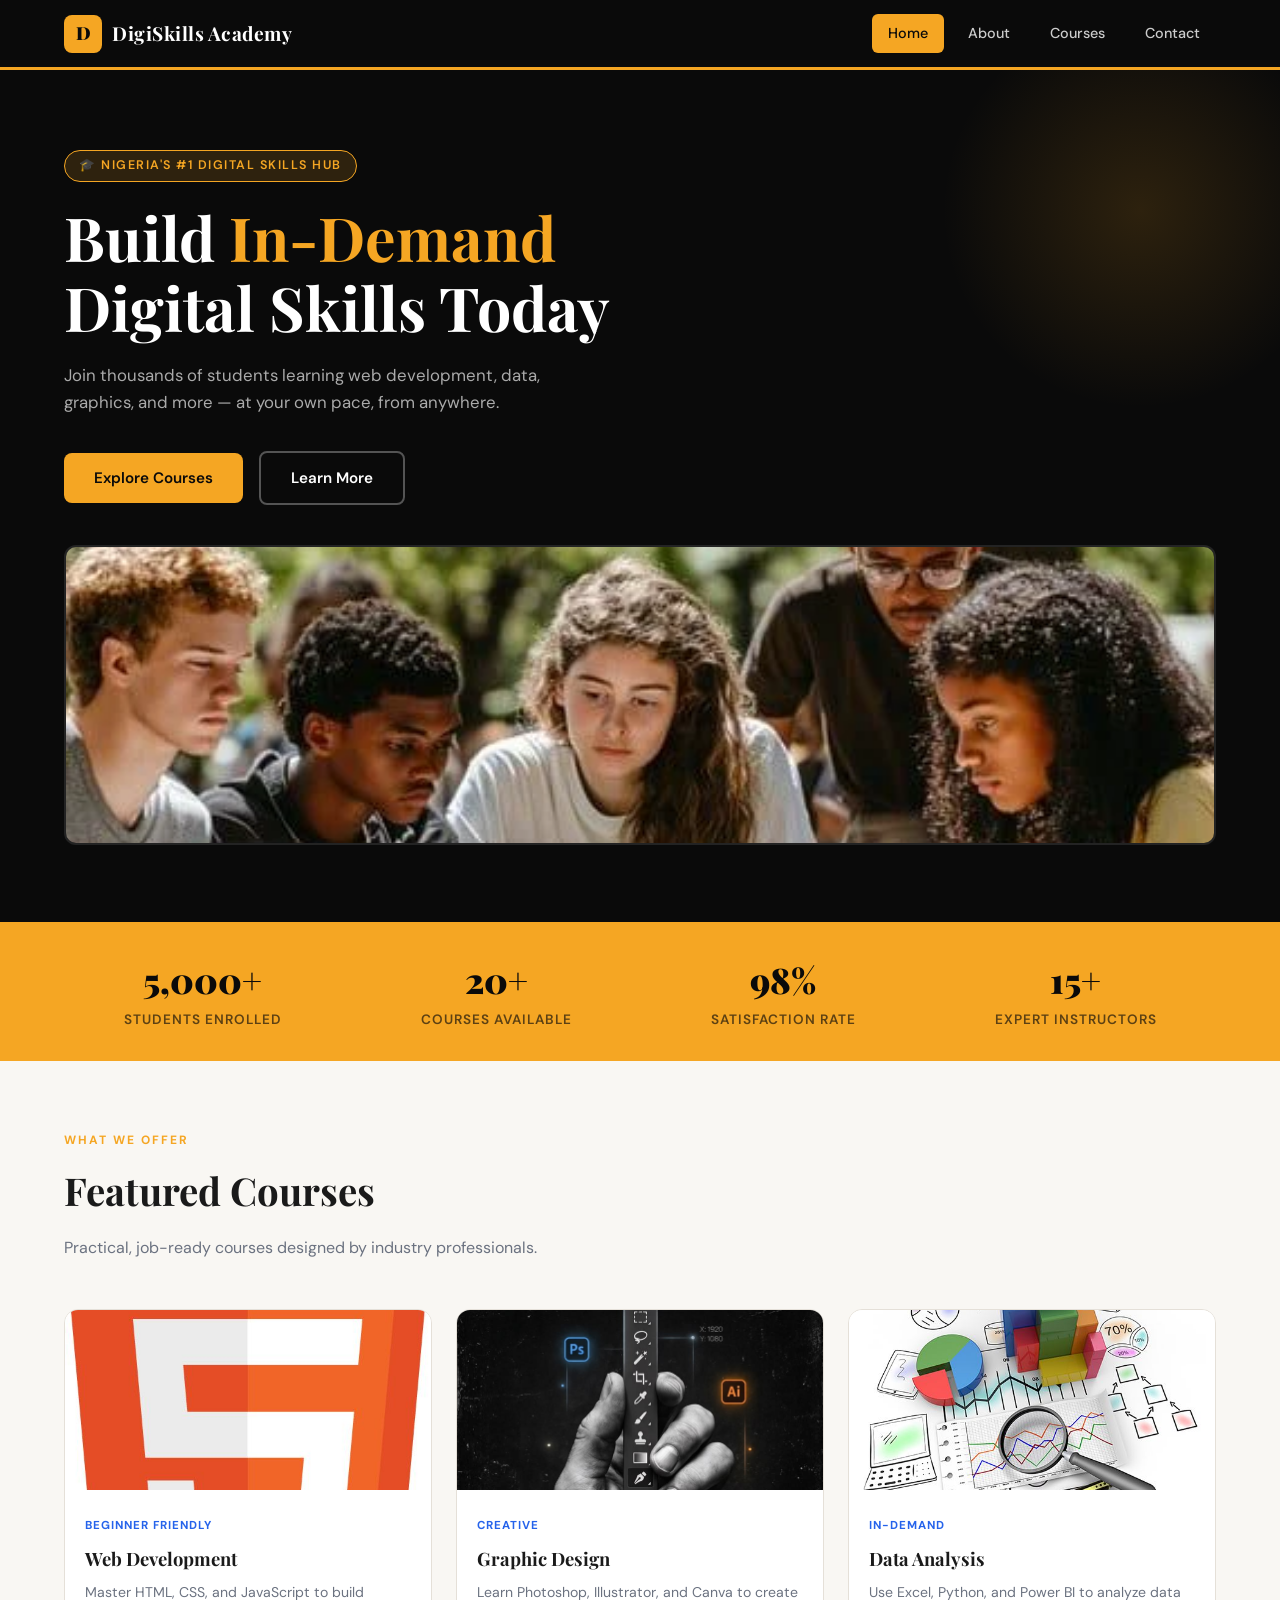
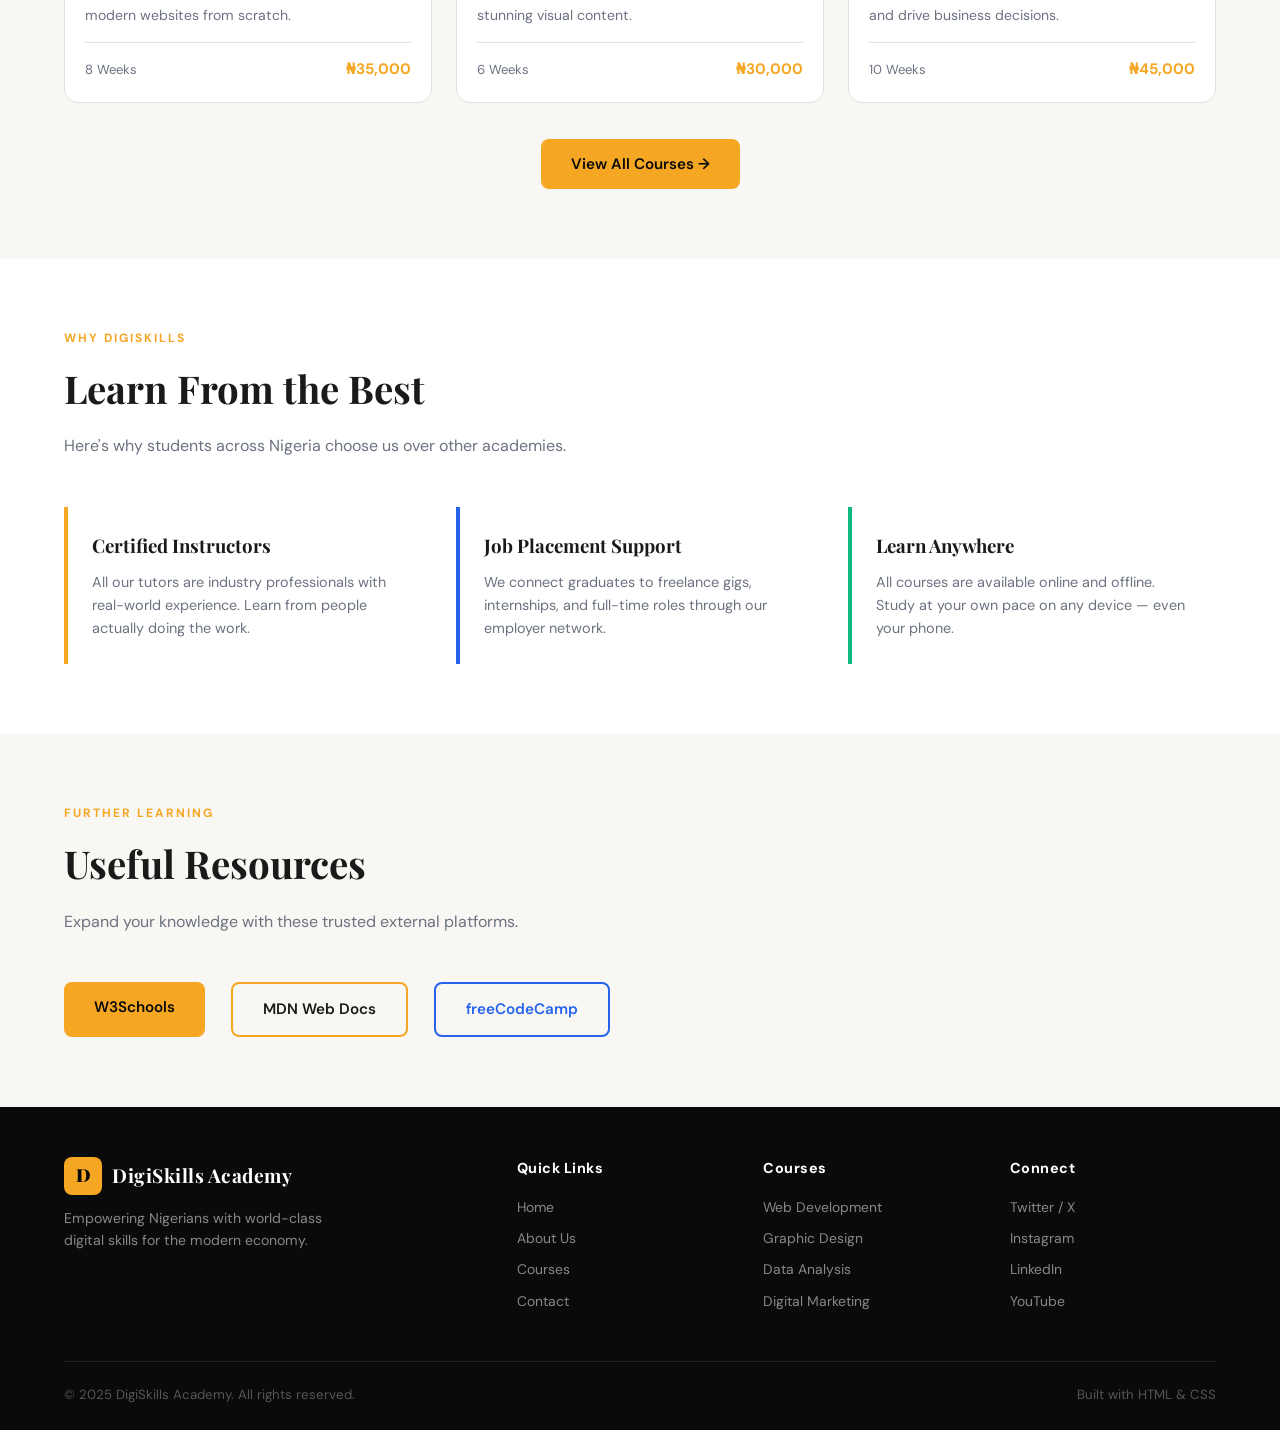
<file: index.html>
<!DOCTYPE html>
<html lang="en">
<head>
  <meta charset="UTF-8" />
  <meta name="viewport" content="width=device-width, initial-scale=1.0" />
  <title>DigiSkills Academy – Home</title>
  <link rel="stylesheet" href="css/style.css" />
</head>
<body>

  <header>
    <a href="index.html" class="logo">
      <div class="logo-icon">D</div>
      <span class="logo-text">DigiSkills Academy</span>
    </a>
    <nav>
      <a href="index.html" class="active">Home</a>
      <a href="about.html">About</a>
      <a href="courses.html">Courses</a>
      <a href="contact.html">Contact</a>
    </nav>
  </header>

  <section class="hero">
    <div class="hero-content">
      <div class="hero-badge">🎓 Nigeria's #1 Digital Skills Hub</div>
      <h1>Build <span>In-Demand</span><br>Digital Skills Today</h1>
      <p>Join thousands of students learning web development, data, graphics, and more — at your own pace, from anywhere.</p>
      <div class="hero-buttons">
        <a href="courses.html" class="btn btn-primary">Explore Courses</a>
        <a href="about.html" class="btn btn-outline">Learn More</a>
      </div>
    </div>
    <img src="banner.jpg" alt="Students learning digital skills at DigiSkills Academy" class="hero-image" />
  </section>

  <div class="stats-bar">
    <div class="stat">
      <div class="stat-number">5,000+</div>
      <div class="stat-label">Students Enrolled</div>
    </div>
    <div class="stat">
      <div class="stat-number">20+</div>
      <div class="stat-label">Courses Available</div>
    </div>
    <div class="stat">
      <div class="stat-number">98%</div>
      <div class="stat-label">Satisfaction Rate</div>
    </div>
    <div class="stat">
      <div class="stat-number">15+</div>
      <div class="stat-label">Expert Instructors</div>
    </div>
  </div>

  <section>
    <div class="section-label">What We Offer</div>
    <h2 class="section-title">Featured Courses</h2>
    <p class="section-sub">Practical, job-ready courses designed by industry professionals.</p>

    <div class="courses-grid">
      <div class="course-card">
        <img src="html.jpg" alt="Web Development Course"/>
        <div class="course-body">
          <div class="course-tag">Beginner Friendly</div>
          <h3>Web Development</h3>
          <p>Master HTML, CSS, and JavaScript to build modern websites from scratch.</p>
          <div class="course-meta">
            <span>8 Weeks</span>
            <span class="course-price">₦35,000</span>
          </div>
        </div>
      </div>

      <div class="course-card">
        <img src="GD.jpg" alt="Graphic Design Course" />
        <div class="course-body">
          <div class="course-tag">Creative</div>
          <h3>Graphic Design</h3>
          <p>Learn Photoshop, Illustrator, and Canva to create stunning visual content.</p>
          <div class="course-meta">
            <span> 6 Weeks</span>
            <span class="course-price">₦30,000</span>
          </div>
        </div>
      </div>

      <div class="course-card">
        <img src="Da.jpg" alt="Data Analysis Course" />
        <div class="course-body">
          <div class="course-tag">In-Demand</div>
          <h3>Data Analysis</h3>
          <p>Use Excel, Python, and Power BI to analyze data and drive business decisions.</p>
          <div class="course-meta">
            <span> 10 Weeks</span>
            <span class="course-price">₦45,000</span>
          </div>
        </div>
      </div>
    </div>

    <div style="text-align:center; margin-top: 36px;">
      <a href="courses.html" class="btn btn-primary">View All Courses →</a>
    </div>
  </section>

  <section style="background: var(--white);">
    <div class="section-label">Why DigiSkills</div>
    <h2 class="section-title">Learn From the Best</h2>
    <p class="section-sub">Here's why students across Nigeria choose us over other academies.</p>

    <div class="courses-grid">
      <div style="padding:24px; border-left: 4px solid var(--accent);">
        <h3 style="font-family:'Playfair Display',serif; margin-bottom:10px;"> Certified Instructors</h3>
        <p style="color:var(--muted); font-size:0.9rem;">All our tutors are industry professionals with real-world experience. Learn from people actually doing the work.</p>
      </div>
      <div style="padding:24px; border-left: 4px solid var(--accent2);">
        <h3 style="font-family:'Playfair Display',serif; margin-bottom:10px;"> Job Placement Support</h3>
        <p style="color:var(--muted); font-size:0.9rem;">We connect graduates to freelance gigs, internships, and full-time roles through our employer network.</p>
      </div>
      <div style="padding:24px; border-left: 4px solid #10b981;">
        <h3 style="font-family:'Playfair Display',serif; margin-bottom:10px;">Learn Anywhere</h3>
        <p style="color:var(--muted); font-size:0.9rem;">All courses are available online and offline. Study at your own pace on any device — even your phone.</p>
      </div>
    </div>
  </section>

 
  <section>
    <div class="section-label">Further Learning</div>
    <h2 class="section-title">Useful Resources</h2>
    <p class="section-sub">Expand your knowledge with these trusted external platforms.</p>
    <div style="display:flex; flex-wrap:wrap; gap:14px;">
      <a href="https://www.w3schools.com" target="_blank" class="btn btn-primary">W3Schools</a>
      <a href="https://developer.mozilla.org" target="_blank" class="btn btn-outline" style="border-color:var(--accent); color:var(--text);">MDN Web Docs</a>
      <a href="https://www.freecodecamp.org" target="_blank" class="btn btn-outline" style="border-color:var(--accent2); color:var(--accent2);">freeCodeCamp</a>
    </div>
  </section>


  <footer>
    <div class="footer-top">
      <div class="footer-brand">
        <a href="index.html" class="logo">
          <div class="logo-icon">D</div>
          <span class="logo-text">DigiSkills Academy</span>
        </a>
        <p>Empowering Nigerians with world-class digital skills for the modern economy.</p>
      </div>
      <div class="footer-col">
        <h4>Quick Links</h4>
        <a href="index.html">Home</a>
        <a href="about.html">About Us</a>
        <a href="courses.html">Courses</a>
        <a href="contact.html">Contact</a>
      </div>
      <div class="footer-col">
        <h4>Courses</h4>
        <a href="courses.html">Web Development</a>
        <a href="courses.html">Graphic Design</a>
        <a href="courses.html">Data Analysis</a>
        <a href="courses.html">Digital Marketing</a>
      </div>
      <div class="footer-col">
        <h4>Connect</h4>
        <a href="https://www.twitter.com" target="_blank">Twitter / X</a>
        <a href="https://www.instagram.com" target="_blank">Instagram</a>
        <a href="https://www.linkedin.com" target="_blank">LinkedIn</a>
        <a href="https://www.youtube.com" target="_blank">YouTube</a>
      </div>
    </div>
    <div class="footer-bottom">
      <span>© 2025 DigiSkills Academy. All rights reserved.</span>
      <span>Built with HTML & CSS</span>
    </div>
  </footer>

</body>
</html>
</file>
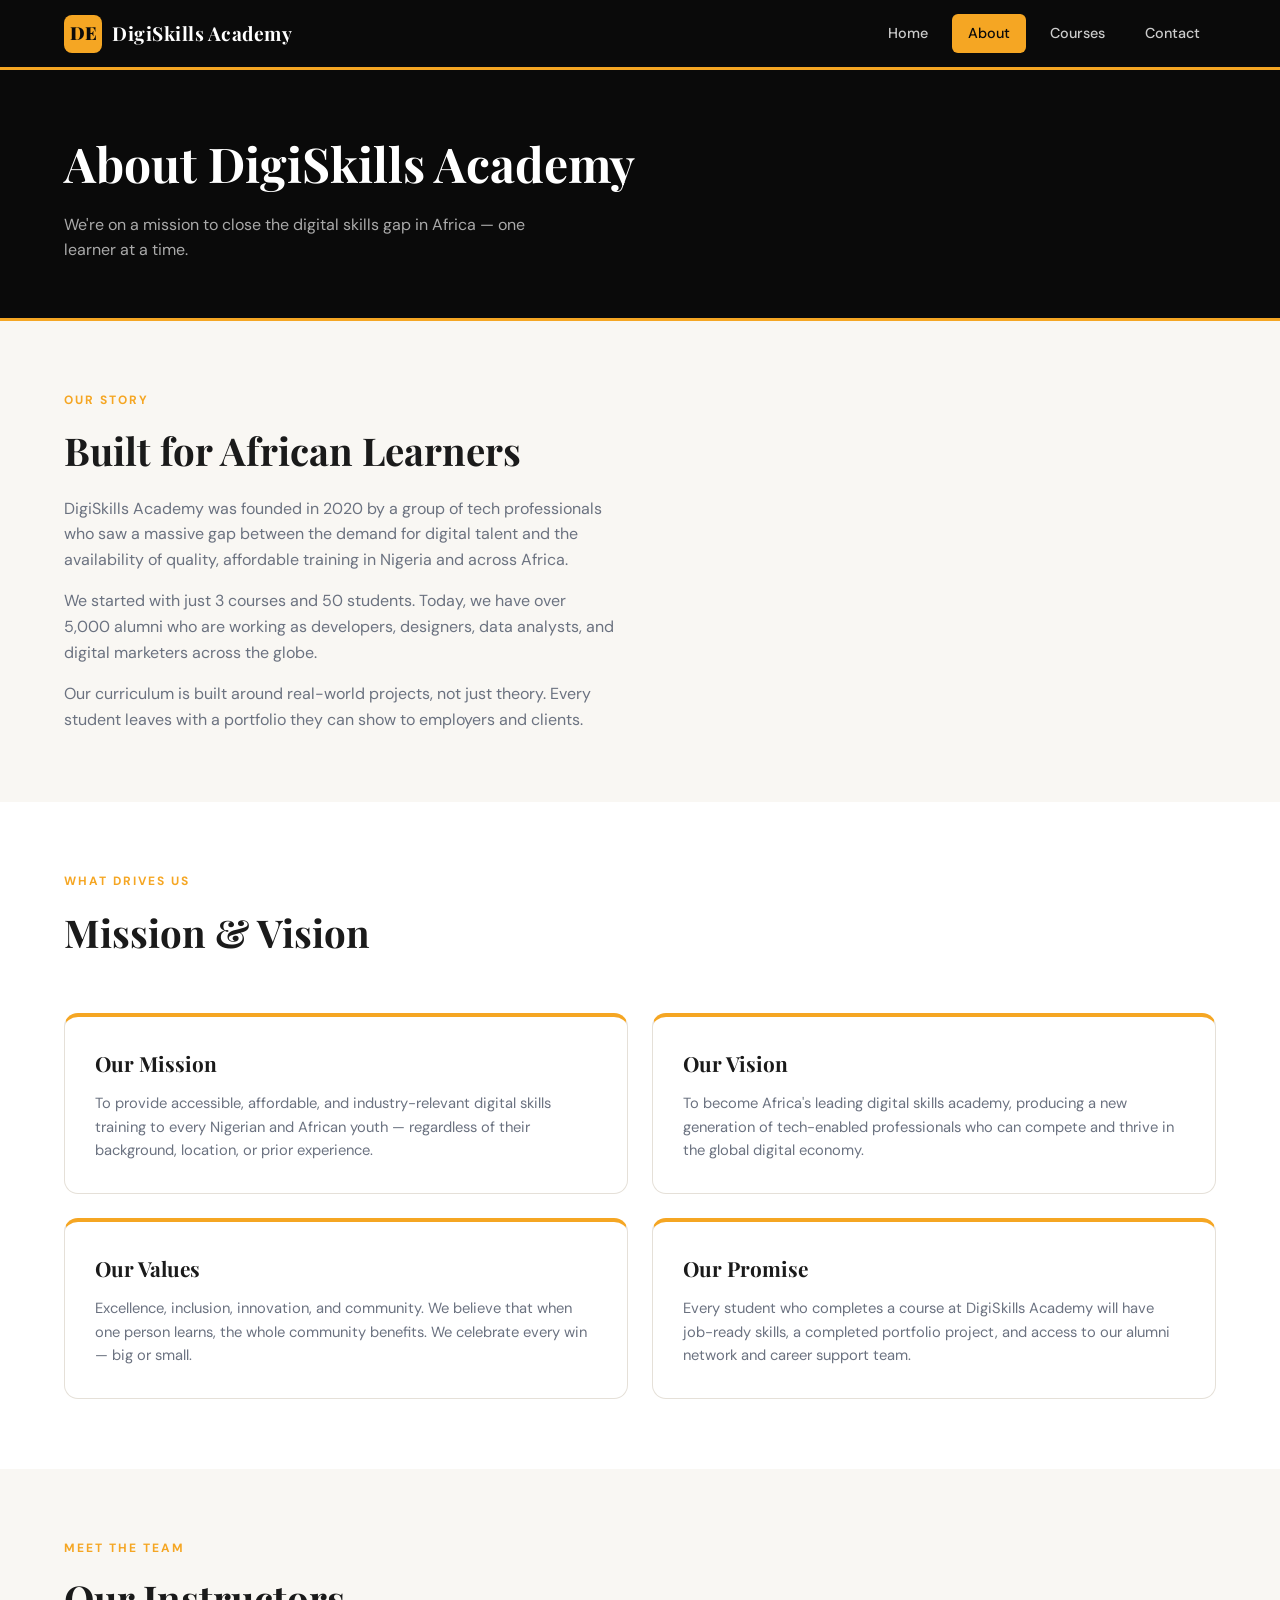
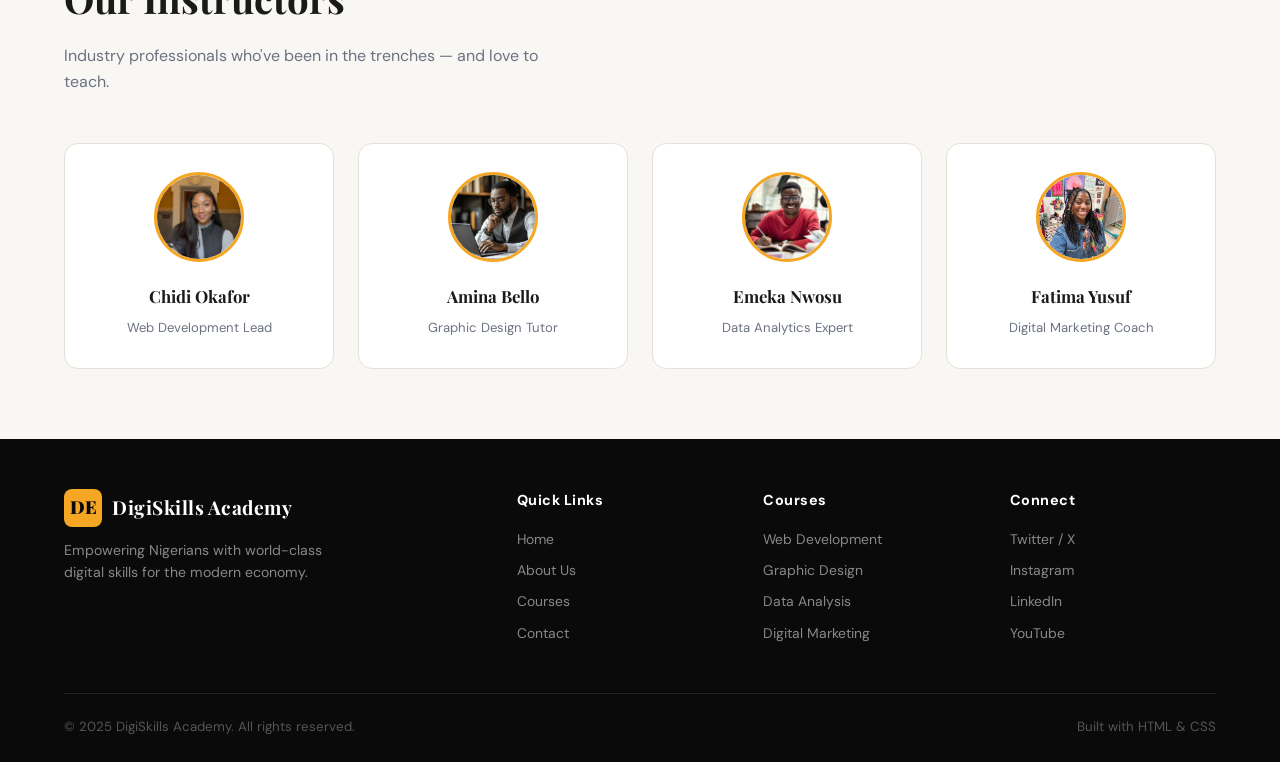
<file: about.html>
<!DOCTYPE html>
<html lang="en">
<head>
  <meta charset="UTF-8" />
  <meta name="viewport" content="width=device-width, initial-scale=1.0" />
  <title>DigiSkills Academy – About Us</title>
  <link rel="stylesheet" href="css/style.css" />
</head>
<body>


  <header>
    <a href="index.html" class="logo">
      <div class="logo-icon">DE</div>
      <span class="logo-text">DigiSkills Academy</span>
    </a>
    <nav>
      <a href="index.html">Home</a>
      <a href="about.html" class="active">About</a>
      <a href="courses.html">Courses</a>
      <a href="contact.html">Contact</a>
    </nav>
  </header>

  <div class="page-hero">
    <h1>About DigiSkills Academy</h1>
    <p>We're on a mission to close the digital skills gap in Africa — one learner at a time.</p>
  </div>

 
  <section>
    <div class="about-grid">
      <div>
        <div class="section-label">Our Story</div>
        <h2 class="section-title">Built for African Learners</h2>
        <p style="color:var(--muted); margin-bottom:16px;">DigiSkills Academy was founded in 2020 by a group of tech professionals who saw a massive gap between the demand for digital talent and the availability of quality, affordable training in Nigeria and across Africa.</p>
        <p style="color:var(--muted); margin-bottom:16px;">We started with just 3 courses and 50 students. Today, we have over 5,000 alumni who are working as developers, designers, data analysts, and digital marketers across the globe.</p>
        <p style="color:var(--muted);">Our curriculum is built around real-world projects, not just theory. Every student leaves with a portfolio they can show to employers and clients.</p>
      </div>
    
    </div>
  </section>

 
  <section style="background: var(--white);">
    <div class="section-label">What Drives Us</div>
    <h2 class="section-title">Mission & Vision</h2>

    <div class="mv-grid">
      <div class="mv-card">
        <h3> Our Mission</h3>
        <p>To provide accessible, affordable, and industry-relevant digital skills training to every Nigerian and African youth — regardless of their background, location, or prior experience.</p>
      </div>
      <div class="mv-card">
        <h3> Our Vision</h3>
        <p>To become Africa's leading digital skills academy, producing a new generation of tech-enabled professionals who can compete and thrive in the global digital economy.</p>
      </div>
      <div class="mv-card">
        <h3> Our Values</h3>
        <p>Excellence, inclusion, innovation, and community. We believe that when one person learns, the whole community benefits. We celebrate every win — big or small.</p>
      </div>
      <div class="mv-card">
        <h3>Our Promise</h3>
        <p>Every student who completes a course at DigiSkills Academy will have job-ready skills, a completed portfolio project, and access to our alumni network and career support team.</p>
      </div>
    </div>
  </section>


  <section>
    <div class="section-label">Meet the Team</div>
    <h2 class="section-title">Our Instructors</h2>
    <p class="section-sub">Industry professionals who've been in the trenches — and love to teach.</p>

    <div class="team-grid">
      <div class="team-card">
        <img src="B1.jpg" alt="Instructor Chidi Okafor" />
        <h4>Chidi Okafor</h4>
        <span>Web Development Lead</span>
      </div>
      <div class="team-card">
        <img src="B4.jpg" alt="Instructor Amina Bello" />
        <h4>Amina Bello</h4>
        <span>Graphic Design Tutor</span>
      </div>
      <div class="team-card">
        <img src="B3.jpg" alt="Instructor Emeka Nwosu" />
        <h4>Emeka Nwosu</h4>
        <span>Data Analytics Expert</span>
      </div>
      <div class="team-card">
        <img src="B2.jpg" alt="Instructor Fatima Yusuf" />
        <h4>Fatima Yusuf</h4>
        <span>Digital Marketing Coach</span>
      </div>
    </div>
  </section>


  <footer>
    <div class="footer-top">
      <div class="footer-brand">
        <a href="index.html" class="logo">
          <div class="logo-icon">DE</div>
          <span class="logo-text">DigiSkills Academy</span>
        </a>
        <p>Empowering Nigerians with world-class digital skills for the modern economy.</p>
      </div>
      <div class="footer-col">
        <h4>Quick Links</h4>
        <a href="index.html">Home</a>
        <a href="about.html">About Us</a>
        <a href="courses.html">Courses</a>
        <a href="contact.html">Contact</a>
      </div>
      <div class="footer-col">
        <h4>Courses</h4>
        <a href="courses.html">Web Development</a>
        <a href="courses.html">Graphic Design</a>
        <a href="courses.html">Data Analysis</a>
        <a href="courses.html">Digital Marketing</a>
      </div>
      <div class="footer-col">
        <h4>Connect</h4>
        <a href="https://www.twitter.com" target="_blank">Twitter / X</a>
        <a href="https://www.instagram.com" target="_blank">Instagram</a>
        <a href="https://www.linkedin.com" target="_blank">LinkedIn</a>
        <a href="https://www.youtube.com" target="_blank">YouTube</a>
      </div>
    </div>
    <div class="footer-bottom">
      <span>© 2025 DigiSkills Academy. All rights reserved.</span>
      <span>Built with HTML & CSS</span>
    </div>
  </footer>

</body>
</html>
</file>
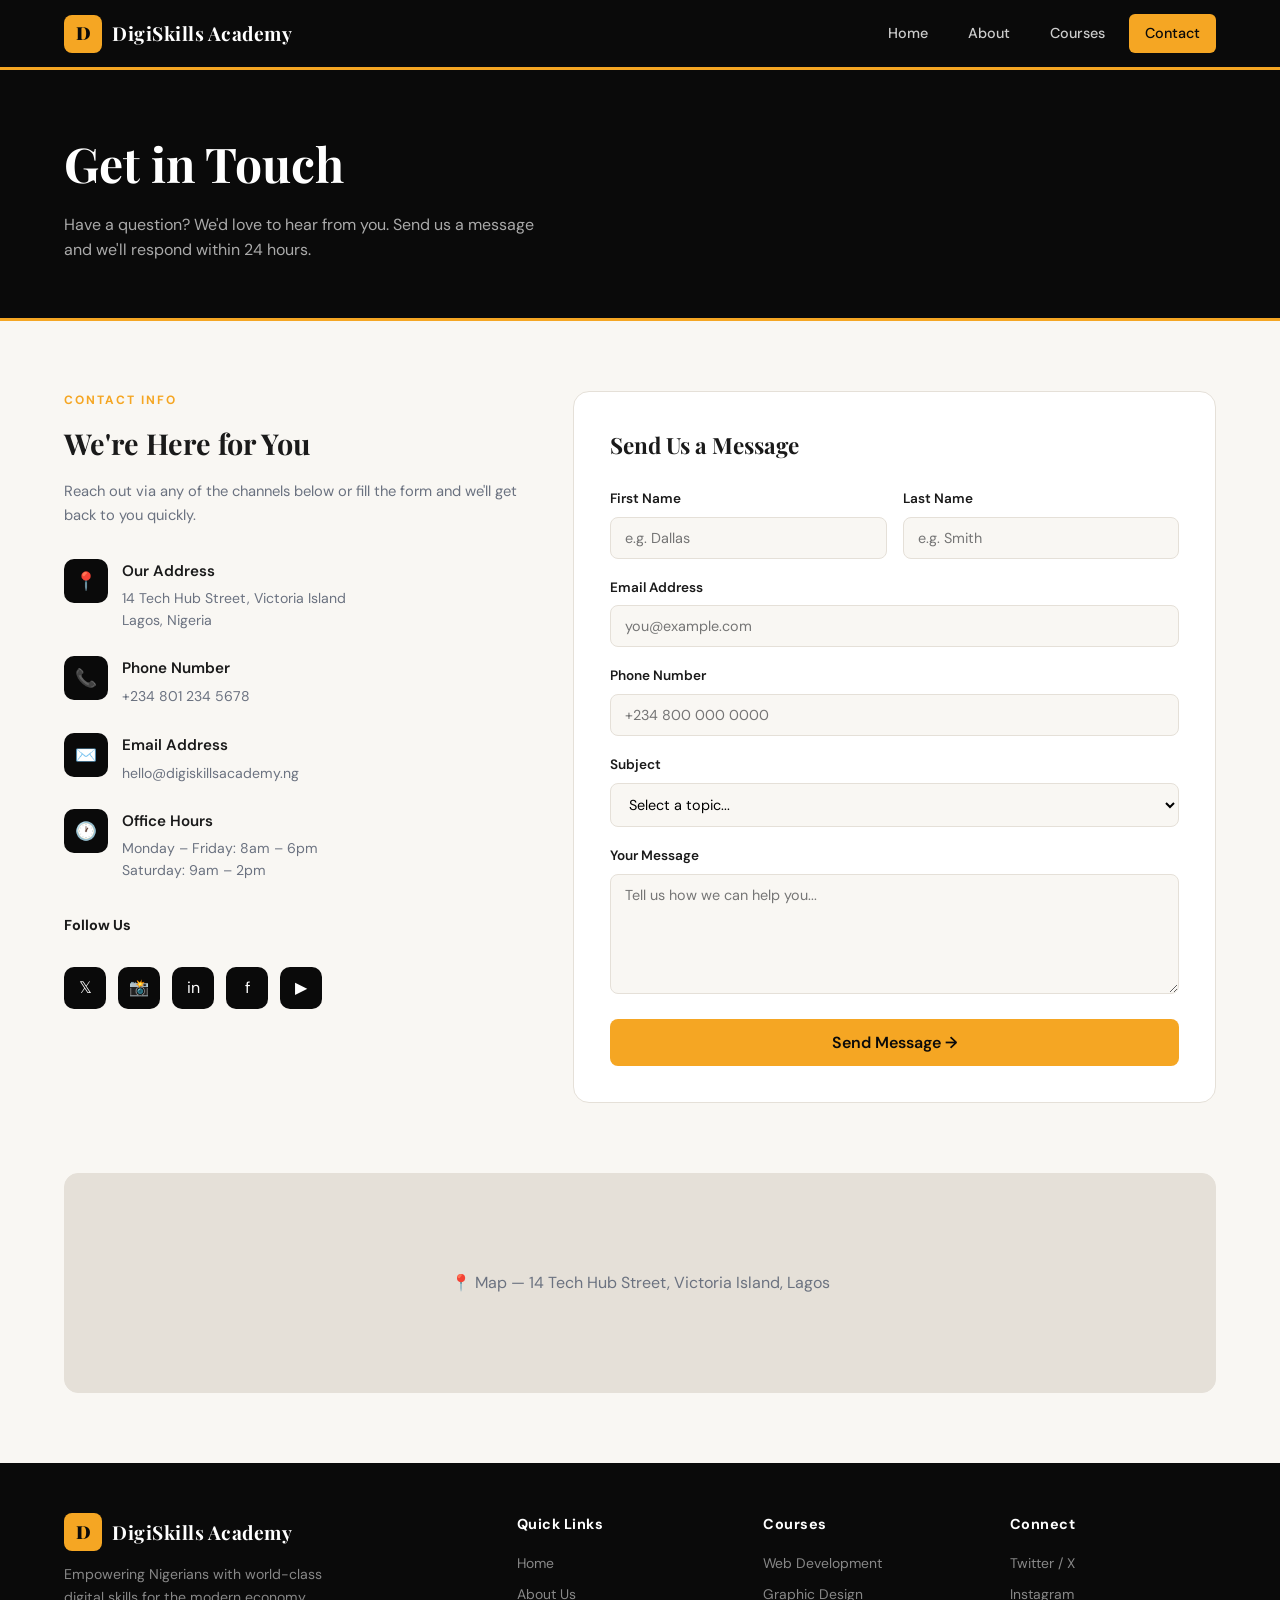
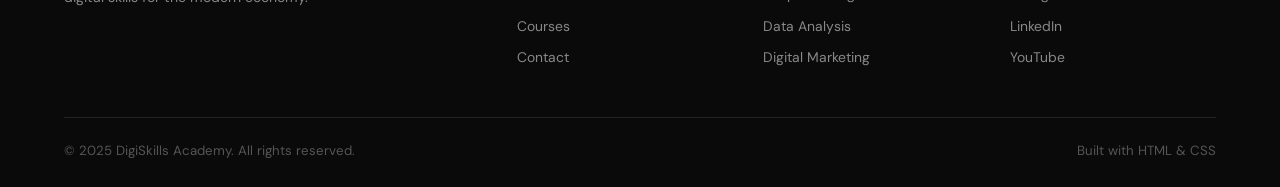
<file: contact.html>
<!DOCTYPE html>
<html lang="en">
<head>
  <meta charset="UTF-8" />
  <meta name="viewport" content="width=device-width, initial-scale=1.0" />
  <title>DigiSkills Academy – Contact</title>
  <link rel="stylesheet" href="css/style.css" />
</head>
<body>

  <header>
    <a href="index.html" class="logo">
      <div class="logo-icon">D</div>
      <span class="logo-text">DigiSkills Academy</span>
    </a>
    <nav>
      <a href="index.html">Home</a>
      <a href="about.html">About</a>
      <a href="courses.html">Courses</a>
      <a href="contact.html" class="active">Contact</a>
    </nav>
  </header>

  <div class="page-hero">
    <h1>Get in Touch</h1>
    <p>Have a question? We'd love to hear from you. Send us a message and we'll respond within 24 hours.</p>
  </div>

  <section>
    <div class="contact-grid">

      <div>
        <div class="section-label">Contact Info</div>
        <h2 class="section-title" style="font-size:1.8rem;">We're Here for You</h2>
        <p style="color:var(--muted); margin-bottom:32px; font-size:0.92rem;">Reach out via any of the channels below or fill the form and we'll get back to you quickly.</p>

        <div class="contact-info-block">
          <div class="info-item">
            <div class="info-icon">📍</div>
            <div>
              <h4>Our Address</h4>
              <p>14 Tech Hub Street, Victoria Island<br>Lagos, Nigeria</p>
            </div>
          </div>
          <div class="info-item">
            <div class="info-icon">📞</div>
            <div>
              <h4>Phone Number</h4>
              <a href="tel:+2348012345678">+234 801 234 5678</a>
            </div>
          </div>
          <div class="info-item">
            <div class="info-icon">✉️</div>
            <div>
              <h4>Email Address</h4>
              <a href="mailto:hello@digiskillsacademy.ng">hello@digiskillsacademy.ng</a>
            </div>
          </div>
          <div class="info-item">
            <div class="info-icon">🕐</div>
            <div>
              <h4>Office Hours</h4>
              <p>Monday – Friday: 8am – 6pm<br>Saturday: 9am – 2pm</p>
            </div>
          </div>
        </div>

        <div style="margin-top:32px;">
          <h4 style="font-size:0.9rem; font-weight:700; margin-bottom:14px;">Follow Us</h4>
          <div class="social-links">
            <a href="https://www.twitter.com" target="_blank" class="social-link" title="Twitter / X">𝕏</a>
            <a href="https://www.instagram.com" target="_blank" class="social-link" title="Instagram">📸</a>
            <a href="https://www.linkedin.com" target="_blank" class="social-link" title="LinkedIn">in</a>
            <a href="https://www.facebook.com" target="_blank" class="social-link" title="Facebook">f</a>
            <a href="https://www.youtube.com" target="_blank" class="social-link" title="YouTube">▶</a>
          </div>
        </div>
      </div>

      <div class="contact-form">
        <h3>Send Us a Message</h3>

        <div class="form-row">
          <div class="form-group">
            <label for="fname">First Name</label>
            <input type="text" id="fname" name="fname" placeholder="e.g. Dallas" />
          </div>
          <div class="form-group">
            <label for="lname">Last Name</label>
            <input type="text" id="lname" name="lname" placeholder="e.g. Smith" />
          </div>
        </div>

        <div class="form-group">
          <label for="email">Email Address</label>
          <input type="email" id="email" name="email" placeholder="you@example.com" />
        </div>

        <div class="form-group">
          <label for="phone">Phone Number</label>
          <input type="tel" id="phone" name="phone" placeholder="+234 800 000 0000" />
        </div>

        <div class="form-group">
          <label for="subject">Subject</label>
          <select id="subject" name="subject">
            <option value="">Select a topic...</option>
            <option value="enrollment">Course Enrollment</option>
            <option value="payment">Payment & Fees</option>
            <option value="schedule">Class Schedule</option>
            <option value="partnership">Partnership</option>
            <option value="other">Other</option>
          </select>
        </div>

        <div class="form-group">
          <label for="message">Your Message</label>
          <textarea id="message" name="message" placeholder="Tell us how we can help you..."></textarea>
        </div>

        <button type="button" class="btn btn-primary" style="width:100%; text-align:center; border:none; font-family:'DM Sans',sans-serif; font-size:1rem;">
          Send Message →
        </button>
      </div>

    </div>
  </section>

  <section style="padding-top:0;">
    <div style="background:#e5e0d8; border-radius:14px; height:220px; display:flex; align-items:center; justify-content:center; color:var(--muted); font-size:1rem; border: 1px solid var(--border);">
      📍 Map — 14 Tech Hub Street, Victoria Island, Lagos
    </div>
  </section>

  <footer>
    <div class="footer-top">
      <div class="footer-brand">
        <a href="index.html" class="logo">
          <div class="logo-icon">D</div>
          <span class="logo-text">DigiSkills Academy</span>
        </a>
        <p>Empowering Nigerians with world-class digital skills for the modern economy.</p>
      </div>
      <div class="footer-col">
        <h4>Quick Links</h4>
        <a href="index.html">Home</a>
        <a href="about.html">About Us</a>
        <a href="courses.html">Courses</a>
        <a href="contact.html">Contact</a>
      </div>
      <div class="footer-col">
        <h4>Courses</h4>
        <a href="courses.html">Web Development</a>
        <a href="courses.html">Graphic Design</a>
        <a href="courses.html">Data Analysis</a>
        <a href="courses.html">Digital Marketing</a>
      </div>
      <div class="footer-col">
        <h4>Connect</h4>
        <a href="https://www.twitter.com" target="_blank">Twitter / X</a>
        <a href="https://www.instagram.com" target="_blank">Instagram</a>
        <a href="https://www.linkedin.com" target="_blank">LinkedIn</a>
        <a href="https://www.youtube.com" target="_blank">YouTube</a>
      </div>
    </div>
    <div class="footer-bottom">
      <span>© 2025 DigiSkills Academy. All rights reserved.</span>
      <span>Built with HTML & CSS</span>
    </div>
  </footer>

</body>
</html>
</file>
<file: css/style.css>
@import url('https://fonts.googleapis.com/css2?family=Playfair+Display:wght@700;900&family=DM+Sans:wght@300;400;500;600&display=swap');

:root {
  --primary: #0a0a0a;
  --accent: #f5a623;
  --accent2: #2563eb;
  --bg: #f9f7f3;
  --white: #ffffff;
  --text: #1a1a1a;
  --muted: #6b7280;
  --border: #e5e0d8;
}

* {
  margin: 0;
  padding: 0;
  box-sizing: border-box;
}

body {
  font-family: 'DM Sans', sans-serif;
  background-color: var(--bg);
  color: var(--text);
  line-height: 1.6;
}


header {
  background-color: var(--primary);
  padding: 0 5%;
  position: sticky;
  top: 0;
  z-index: 100;
  display: flex;
  align-items: center;
  justify-content: space-between;
  height: 70px;
  border-bottom: 3px solid var(--accent);
}

.logo {
  display: flex;
  align-items: center;
  gap: 10px;
  text-decoration: none;
}

.logo-icon {
  width: 38px;
  height: 38px;
  background: var(--accent);
  border-radius: 8px;
  display: flex;
  align-items: center;
  justify-content: center;
  font-family: 'Playfair Display', serif;
  font-weight: 900;
  font-size: 18px;
  color: var(--primary);
}

.logo-text {
  font-family: 'Playfair Display', serif;
  font-size: 1.2rem;
  font-weight: 700;
  color: var(--white);
  letter-spacing: 0.5px;
}

nav {
  display: flex;
  gap: 8px;
}

nav a {
  color: #ccc;
  text-decoration: none;
  font-size: 0.9rem;
  font-weight: 500;
  padding: 8px 16px;
  border-radius: 6px;
  transition: all 0.2s;
}

nav a:hover, nav a.active {
  background: var(--accent);
  color: var(--primary);
}

.hero {
  background: var(--primary);
  color: var(--white);
  padding: 80px 5% 70px;
  position: relative;
  overflow: hidden;
}

.hero::before {
  content: '';
  position: absolute;
  top: -60px;
  right: -60px;
  width: 400px;
  height: 400px;
  background: radial-gradient(circle, rgba(245,166,35,0.15) 0%, transparent 70%);
  pointer-events: none;
}

.hero-content {
  max-width: 650px;
  position: relative;
  z-index: 1;
}

.hero-badge {
  display: inline-block;
  background: rgba(245,166,35,0.15);
  border: 1px solid var(--accent);
  color: var(--accent);
  font-size: 0.78rem;
  font-weight: 600;
  letter-spacing: 1.5px;
  text-transform: uppercase;
  padding: 5px 14px;
  border-radius: 20px;
  margin-bottom: 20px;
}

.hero h1 {
  font-family: 'Playfair Display', serif;
  font-size: clamp(2.2rem, 5vw, 3.8rem);
  line-height: 1.15;
  margin-bottom: 20px;
}

.hero h1 span {
  color: var(--accent);
}

.hero p {
  font-size: 1.05rem;
  color: #aaa;
  margin-bottom: 35px;
  max-width: 500px;
}

.btn {
  display: inline-block;
  padding: 13px 30px;
  border-radius: 8px;
  font-weight: 600;
  font-size: 0.95rem;
  text-decoration: none;
  transition: all 0.2s;
  cursor: pointer;
}

.btn-primary {
  background: var(--accent);
  color: var(--primary);
}

.btn-primary:hover {
  background: #e09510;
  transform: translateY(-2px);
}

.btn-outline {
  border: 2px solid rgba(255,255,255,0.3);
  color: var(--white);
  margin-left: 12px;
}

.btn-outline:hover {
  border-color: var(--white);
  background: rgba(255,255,255,0.08);
}

.hero-image {
  width: 100%;
  max-height: 300px;
  object-fit: cover;
  border-radius: 12px;
  margin-top: 40px;
  border: 2px solid rgba(255,255,255,0.1);
}


section {
  padding: 70px 5%;
}

.section-label {
  font-size: 0.75rem;
  font-weight: 700;
  letter-spacing: 2px;
  text-transform: uppercase;
  color: var(--accent);
  margin-bottom: 10px;
}

.section-title {
  font-family: 'Playfair Display', serif;
  font-size: clamp(1.8rem, 3vw, 2.8rem);
  margin-bottom: 14px;
}

.section-sub {
  color: var(--muted);
  font-size: 1rem;
  max-width: 520px;
  margin-bottom: 48px;
}


.stats-bar {
  background: var(--accent);
  padding: 30px 5%;
  display: flex;
  justify-content: space-around;
  flex-wrap: wrap;
  gap: 20px;
}

.stat {
  text-align: center;
}

.stat-number {
  font-family: 'Playfair Display', serif;
  font-size: 2.2rem;
  font-weight: 900;
  color: var(--primary);
}

.stat-label {
  font-size: 0.85rem;
  font-weight: 600;
  color: rgba(10,10,10,0.65);
  text-transform: uppercase;
  letter-spacing: 1px;
}


.courses-grid {
  display: grid;
  grid-template-columns: repeat(auto-fit, minmax(280px, 1fr));
  gap: 24px;
}

.course-card {
  background: var(--white);
  border-radius: 14px;
  overflow: hidden;
  border: 1px solid var(--border);
  transition: transform 0.2s, box-shadow 0.2s;
}

.course-card:hover {
  transform: translateY(-5px);
  box-shadow: 0 16px 40px rgba(0,0,0,0.1);
}

.course-card img {
  width: 100%;
  height: 180px;
  object-fit: cover;
}

.course-body {
  padding: 20px;
}

.course-tag {
  font-size: 0.72rem;
  font-weight: 700;
  letter-spacing: 1px;
  text-transform: uppercase;
  color: var(--accent2);
  margin-bottom: 8px;
}

.course-body h3 {
  font-family: 'Playfair Display', serif;
  font-size: 1.15rem;
  margin-bottom: 8px;
}

.course-body p {
  font-size: 0.88rem;
  color: var(--muted);
  margin-bottom: 16px;
}

.course-meta {
  display: flex;
  justify-content: space-between;
  align-items: center;
  padding-top: 14px;
  border-top: 1px solid var(--border);
  font-size: 0.82rem;
  color: var(--muted);
}

.course-price {
  font-weight: 700;
  color: var(--accent);
  font-size: 0.95rem;
}


.about-grid {
  display: grid;
  grid-template-columns: 1fr 1fr;
  gap: 50px;
  align-items: center;
}

.about-images {
  display: grid;
  grid-template-columns: 1fr 1fr;
  gap: 12px;
}

.about-images img {
  width: 100%;
  border-radius: 10px;
  aspect-ratio: 1;
  object-fit: cover;
}

.about-images img:first-child {
  grid-column: span 2;
  aspect-ratio: 16/7;
}

.mv-grid {
  display: grid;
  grid-template-columns: 1fr 1fr;
  gap: 24px;
  margin-top: 50px;
}

.mv-card {
  background: var(--white);
  border-radius: 14px;
  padding: 30px;
  border: 1px solid var(--border);
  border-top: 4px solid var(--accent);
}

.mv-card h3 {
  font-family: 'Playfair Display', serif;
  font-size: 1.3rem;
  margin-bottom: 12px;
}

.mv-card p {
  color: var(--muted);
  font-size: 0.92rem;
}


.team-grid {
  display: grid;
  grid-template-columns: repeat(auto-fit, minmax(220px, 1fr));
  gap: 24px;
}

.team-card {
  background: var(--white);
  border-radius: 14px;
  padding: 28px 20px;
  text-align: center;
  border: 1px solid var(--border);
}

.team-card img {
  width: 90px;
  height: 90px;
  border-radius: 50%;
  object-fit: cover;
  margin-bottom: 14px;
  border: 3px solid var(--accent);
}

.team-card h4 {
  font-family: 'Playfair Display', serif;
  font-size: 1.05rem;
  margin-bottom: 4px;
}

.team-card span {
  font-size: 0.82rem;
  color: var(--muted);
}


.contact-grid {
  display: grid;
  grid-template-columns: 1fr 1.4fr;
  gap: 50px;
  align-items: start;
}

.contact-info-block {
  display: flex;
  flex-direction: column;
  gap: 24px;
}

.info-item {
  display: flex;
  gap: 14px;
  align-items: flex-start;
}

.info-icon {
  width: 44px;
  height: 44px;
  background: var(--primary);
  color: var(--accent);
  border-radius: 10px;
  display: flex;
  align-items: center;
  justify-content: center;
  font-size: 1.1rem;
  flex-shrink: 0;
}

.info-item h4 {
  font-weight: 600;
  margin-bottom: 3px;
  font-size: 0.95rem;
}

.info-item p, .info-item a {
  font-size: 0.88rem;
  color: var(--muted);
  text-decoration: none;
}

.contact-form {
  background: var(--white);
  border-radius: 16px;
  padding: 36px;
  border: 1px solid var(--border);
}

.contact-form h3 {
  font-family: 'Playfair Display', serif;
  font-size: 1.4rem;
  margin-bottom: 24px;
}

.form-row {
  display: grid;
  grid-template-columns: 1fr 1fr;
  gap: 16px;
}

.form-group {
  margin-bottom: 18px;
}

.form-group label {
  display: block;
  font-size: 0.85rem;
  font-weight: 600;
  margin-bottom: 7px;
  color: var(--text);
}

.form-group input,
.form-group textarea,
.form-group select {
  width: 100%;
  padding: 11px 14px;
  border: 1.5px solid var(--border);
  border-radius: 8px;
  font-family: 'DM Sans', sans-serif;
  font-size: 0.9rem;
  background: var(--bg);
  transition: border 0.2s;
  outline: none;
}

.form-group input:focus,
.form-group textarea:focus,
.form-group select:focus {
  border-color: var(--accent);
}

.form-group textarea {
  height: 120px;
  resize: vertical;
}

.social-links {
  display: flex;
  gap: 12px;
  margin-top: 30px;
}

.social-link {
  width: 42px;
  height: 42px;
  background: var(--primary);
  color: var(--white);
  border-radius: 10px;
  display: flex;
  align-items: center;
  justify-content: center;
  text-decoration: none;
  font-size: 1rem;
  transition: background 0.2s;
}

.social-link:hover {
  background: var(--accent);
  color: var(--primary);
}

/* ===== FOOTER ===== */
footer {
  background: var(--primary);
  color: #ccc;
  padding: 50px 5% 25px;
}

.footer-top {
  display: grid;
  grid-template-columns: 2fr 1fr 1fr 1fr;
  gap: 40px;
  margin-bottom: 40px;
}

.footer-brand p {
  font-size: 0.88rem;
  color: #888;
  margin-top: 12px;
  max-width: 280px;
}

.footer-col h4 {
  color: var(--white);
  font-size: 0.9rem;
  font-weight: 700;
  margin-bottom: 16px;
  letter-spacing: 0.5px;
}

.footer-col a {
  display: block;
  color: #888;
  text-decoration: none;
  font-size: 0.87rem;
  margin-bottom: 9px;
  transition: color 0.2s;
}

.footer-col a:hover {
  color: var(--accent);
}

.footer-bottom {
  border-top: 1px solid #222;
  padding-top: 22px;
  display: flex;
  justify-content: space-between;
  align-items: center;
  flex-wrap: wrap;
  gap: 12px;
  font-size: 0.83rem;
  color: #555;
}

/* ===== PAGE HERO (inner pages) ===== */
.page-hero {
  background: var(--primary);
  color: var(--white);
  padding: 55px 5%;
  border-bottom: 3px solid var(--accent);
}

.page-hero h1 {
  font-family: 'Playfair Display', serif;
  font-size: clamp(1.8rem, 4vw, 3rem);
  margin-bottom: 10px;
}

.page-hero p {
  color: #aaa;
  font-size: 1rem;
  max-width: 500px;
}

/* ===== RESPONSIVE ===== */
@media (max-width: 768px) {
  nav a { padding: 7px 10px; font-size: 0.82rem; }
  .about-grid, .contact-grid { grid-template-columns: 1fr; }
  .mv-grid { grid-template-columns: 1fr; }
  .form-row { grid-template-columns: 1fr; }
  .footer-top { grid-template-columns: 1fr 1fr; }
  .stats-bar { gap: 24px; }
  .logo-text { display: none; }
}

@media (max-width: 480px) {
  .footer-top { grid-template-columns: 1fr; }
  .hero-buttons { display: flex; flex-direction: column; gap: 12px; }
  .btn-outline { margin-left: 0; }
}
</file>
